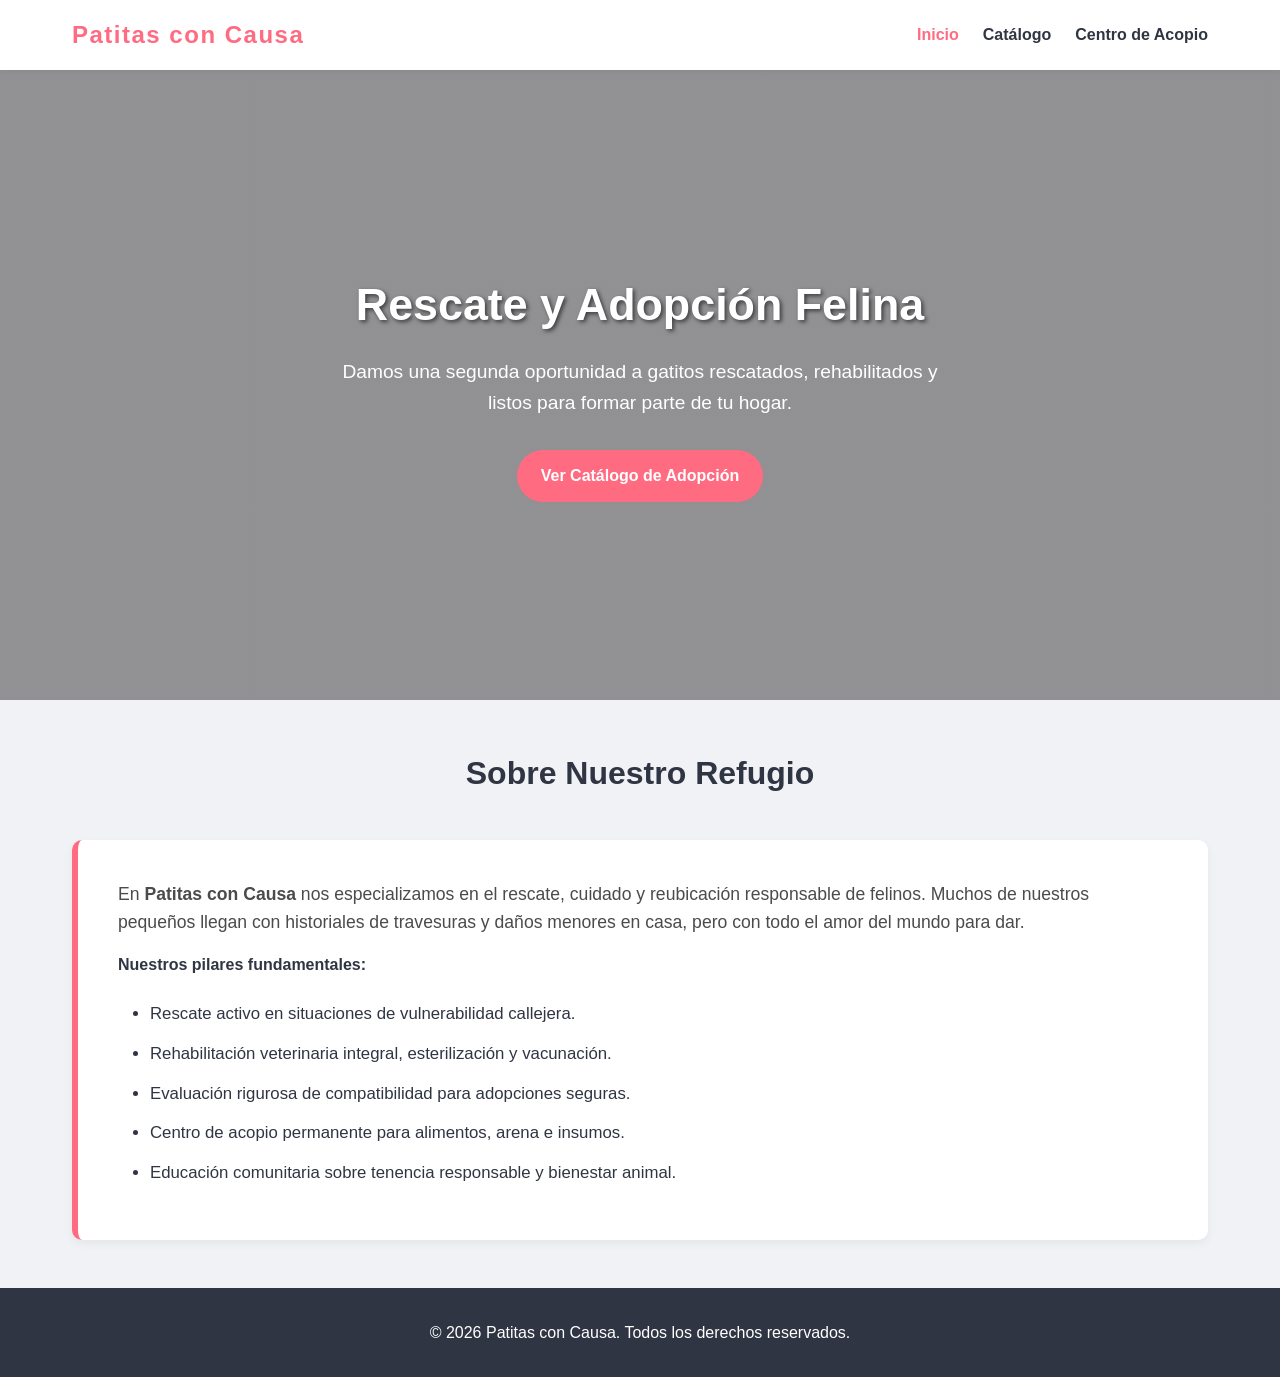
<file: index.html>
<!DOCTYPE html>
<html lang="es">
<head>
    <meta charset="UTF-8">
    <meta name="viewport" content="width=device-width, initial-scale=1.0">
    <title>Patitas con Causa - Inicio</title>

    <link rel="stylesheet" href="css/estilos.css">
    
    <style>
        .hero-banner {
            background: linear-gradient(rgba(0,0,0,0.4), rgba(0,0,0,0.4)), url('https://images.unsplash.com/photo-1514888286974-6c03e2ca1dba?auto=format&fit=crop&w=1200&q=80') no-repeat center center/cover;
            height: 70vh;
            display: flex;
            flex-direction: column;
            justify-content: center;
            align-items: center;
            text-align: center;
            color: var(--white);
            padding: 0 1rem;
        }
        .mission-box {
            background: var(--white);
            padding: 2.5rem;
            border-radius: 10px;
            box-shadow: 0 4px 10px rgba(0,0,0,0.05);
            border-left: 6px solid var(--primary-color);
        }
        #feature-list {
            margin-top: 1.5rem;
            padding-left: 2rem;
        }
        #feature-list li {
            margin-bottom: 0.8rem;
            font-size: 1.05rem;
        }
    </style>
</head>
<body>

    <header>
        <nav class="navbar">

            <a href="index.html" class="logo" style="letter-spacing: 1.5px;">Patitas con Causa</a>
            <ul class="nav-links">
                <li><a href="index.html" class="active">Inicio</a></li>
                <li><a href="catalogo.html">Catálogo</a></li>
                <li><a href="acopio.html">Centro de Acopio</a></li>
            </ul>
        </nav>
    </header>

    <main>
        <section class="hero-banner">
            <h1 style="font-size: 2.8rem; margin-bottom: 1rem; text-shadow: 2px 2px 4px rgba(0,0,0,0.6);">Rescate y Adopción Felina</h1>
            <p style="font-size: 1.2rem; margin-bottom: 2rem; max-width: 600px;">Damos una segunda oportunidad a gatitos rescatados, rehabilitados y listos para formar parte de tu hogar.</p>
            <a href="catalogo.html" class="btn">Ver Catálogo de Adopción</a>
        </section>

        <div class="container">
            <h2 class="section-title">Sobre Nuestro Refugio</h2>
            
            <article class="mission-box">
                <p style="font-size: 1.1rem; color: #4b4b4b; margin-bottom: 1rem;">
                    En <strong>Patitas con Causa</strong> nos especializamos en el rescate, cuidado y reubicación responsable de felinos. Muchos de nuestros pequeños llegan con historiales de travesuras y daños menores en casa, pero con todo el amor del mundo para dar.
                </p>
                <p style="font-weight: 600; color: var(--dark-color);">Nuestros pilares fundamentales:</p>
                
                <ul id="feature-list">
                    <li>Rescate activo en situaciones de vulnerabilidad callejera.</li>
                    <li>Rehabilitación veterinaria integral, esterilización y vacunación.</li>
                    <li>Evaluación rigurosa de compatibilidad para adopciones seguras.</li>
                    <li>Centro de acopio permanente para alimentos, arena e insumos.</li>
                    <li>Educación comunitaria sobre tenencia responsable y bienestar animal.</li>
                </ul>
            </article>
        </div>
    </main>

    <footer>
        <p>&copy; 2026 Patitas con Causa. Todos los derechos reservados.</p>
    </footer>

</body>
</html>
</file>
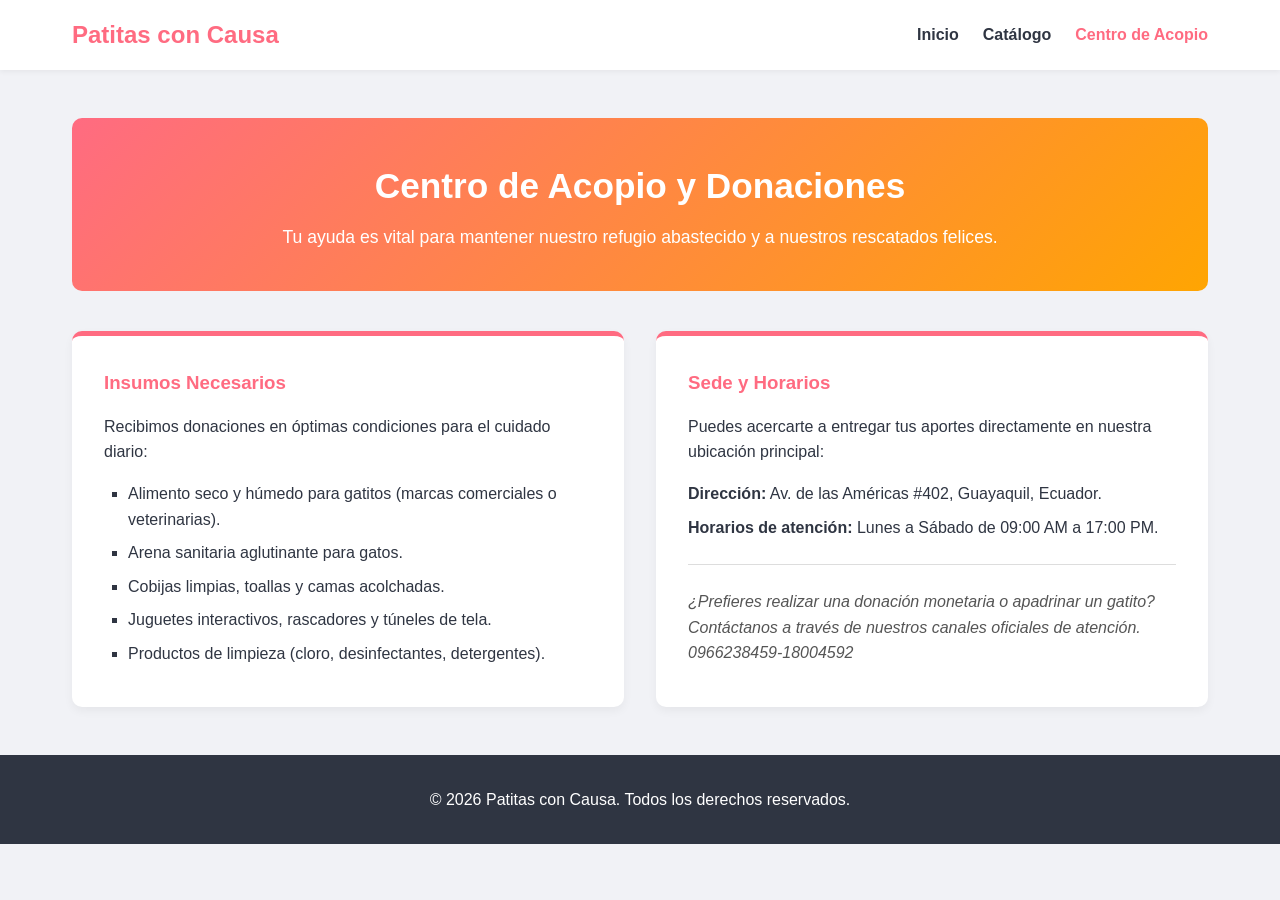
<file: acopio.html>
<!DOCTYPE html>
<html lang="es">
<head>
    <meta charset="UTF-8">
    <meta name="viewport" content="width=device-width, initial-scale=1.0">
    <title>Patitas con Causa - Centro de Acopio</title>

    <link rel="stylesheet" href="css/estilos.css">
    

    <style>
        .acopio-header-banner {
            background: linear-gradient(135deg, #ff6b81, #ffa502);
            color: var(--white);
            padding: 2.5rem;
            text-align: center;
            border-radius: 10px;
            margin-bottom: 2.5rem;
        }
        .highlight-border {
            border-top: 5px solid var(--primary-color);
        }
    </style>
</head>
<body>

    <header>
        <nav class="navbar">
            <a href="index.html" class="logo">Patitas con Causa</a>
            <ul class="nav-links">
                <li><a href="index.html">Inicio</a></li>
                <li><a href="catalogo.html">Catálogo</a></li>
                <li><a href="acopio.html" class="active">Centro de Acopio</a></li>
            </ul>
        </nav>
    </header>

    <main>
        <div class="container">
            <div class="acopio-header-banner">
                <h2 style="font-size: 2.2rem; margin-bottom: 0.5rem;">Centro de Acopio y Donaciones</h2>
                <p style="font-size: 1.1rem;">Tu ayuda es vital para mantener nuestro refugio abastecido y a nuestros rescatados felices.</p>
            </div>

            <div class="acopio-grid">
                
                <div class="acopio-box highlight-border" style="background-color: var(--white);">
                    <h3 style="color: var(--primary-color); margin-bottom: 1rem;"> Insumos Necesarios</h3>
                    <p>Recibimos donaciones en óptimas condiciones para el cuidado diario:</p>
                    <ul>
                        <li>Alimento seco y húmedo para gatitos (marcas comerciales o veterinarias).</li>
                        <li>Arena sanitaria aglutinante para gatos.</li>
                        <li>Cobijas limpias, toallas y camas acolchadas.</li>
                        <li>Juguetes interactivos, rascadores y túneles de tela.</li>
                        <li>Productos de limpieza (cloro, desinfectantes, detergentes).</li>
                    </ul>
                </div>

                <div class="acopio-box highlight-border" style="background-color: var(--white);">
                    <h3 style="color: var(--primary-color); margin-bottom: 1rem;"> Sede y Horarios</h3>
                    <p>Puedes acercarte a entregar tus aportes directamente en nuestra ubicación principal:</p>
                    <p style="margin-top: 1rem;"><strong>Dirección:</strong> Av. de las Américas #402, Guayaquil, Ecuador.</p>
                    <p style="margin-top: 0.5rem;"><strong>Horarios de atención:</strong> Lunes a Sábado de 09:00 AM a 17:00 PM.</p>
                    <hr style="margin: 1.5rem 0; border: none; border-top: 1px solid #ddd;">
                    <p style="font-style: italic; color: #555;">¿Prefieres realizar una donación monetaria o apadrinar un gatito? Contáctanos a través de nuestros canales oficiales de atención.</p>
                    <p style="font-style: italic; color: #555;">0966238459-18004592</p>
                </div>

            </div>
        </div>
    </main>

    <footer>
        <p>&copy; 2026 Patitas con Causa. Todos los derechos reservados.</p>
    </footer>

</body>
</html>
</file>
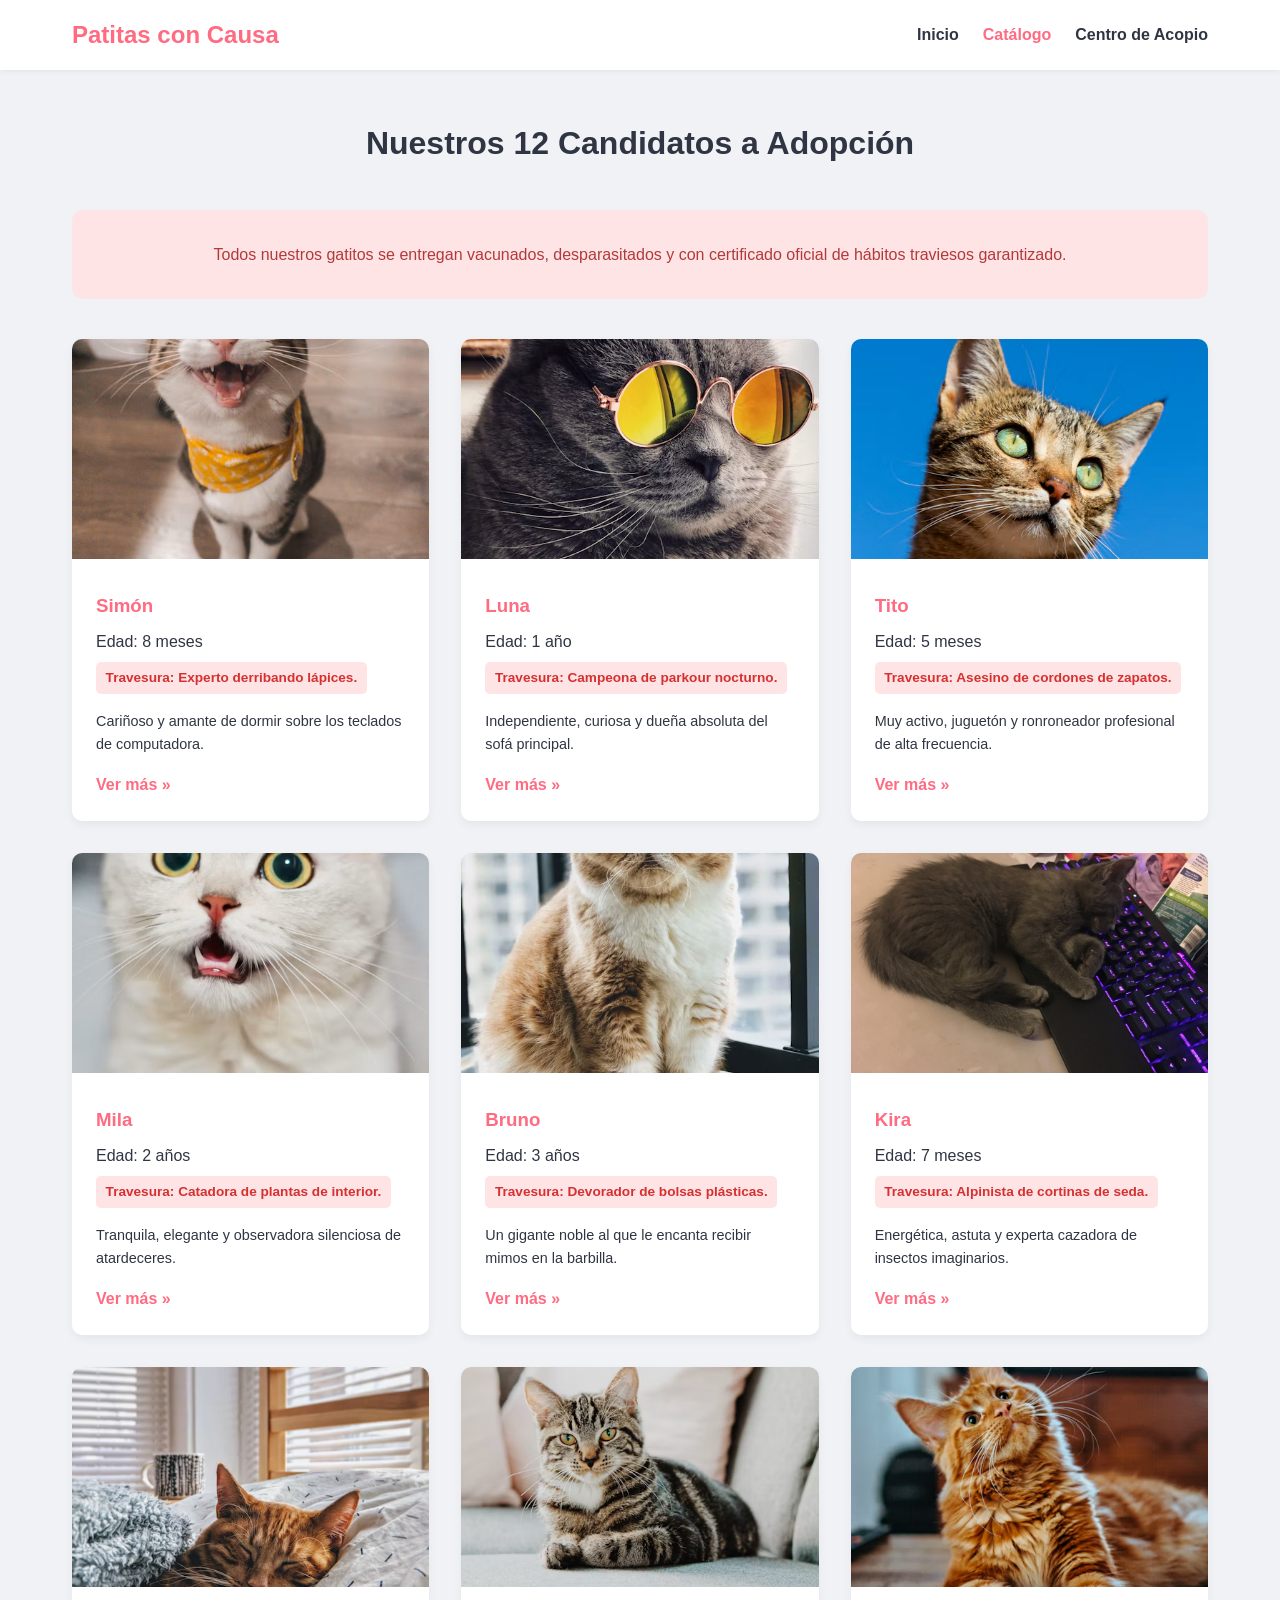
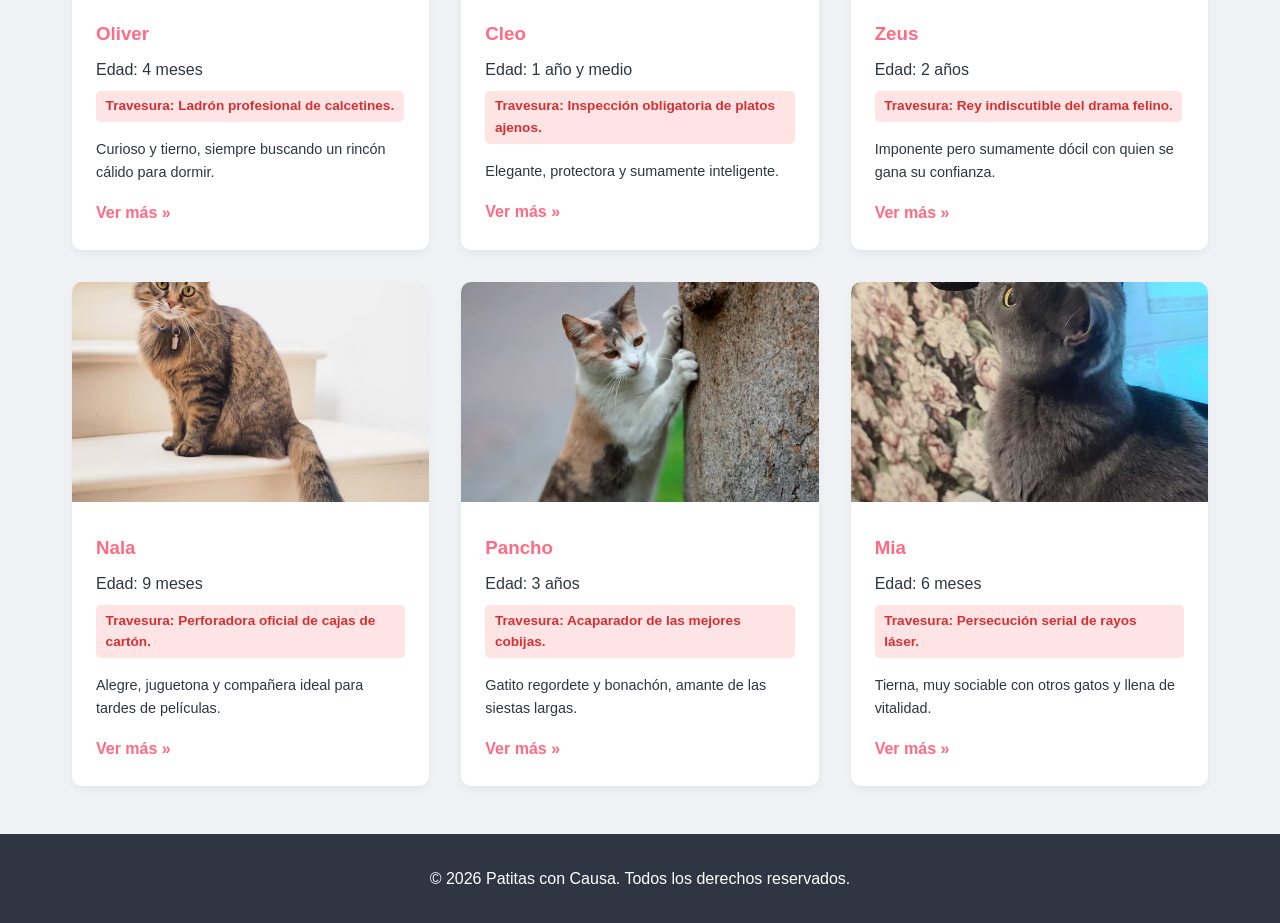
<file: catalogo.html>
<!DOCTYPE html>
<html lang="es">
<head>
    <meta charset="UTF-8">
    <meta name="viewport" content="width=device-width, initial-scale=1.0">
    <title>Patitas con Causa - Catálogo de Gatitos</title>

    <link rel="stylesheet" href="css/estilos.css">
    

    <style>
        .catalog-banner {
            background-color: var(--secondary-color);
            padding: 2rem;
            text-align: center;
            border-radius: 10px;
            margin-bottom: 2.5rem;
        }
        .card-link {
            display: inline-block;
            margin-top: 1rem;
            color: var(--primary-color);
            text-decoration: none;
            font-weight: bold;
        }
        .card-link:hover {
            text-decoration: underline;
        }
    </style>
</head>
<body>

    <header>
        <nav class="navbar">
            <a href="index.html" class="logo">Patitas con Causa</a>
            <ul class="nav-links">
                <li><a href="index.html">Inicio</a></li>
                <li><a href="catalogo.html" class="active">Catálogo</a></li>
                <li><a href="acopio.html">Centro de Acopio</a></li>
            </ul>
        </nav>
    </header>

    <main>
        <div class="container">
            <h2 class="section-title">Nuestros 12 Candidatos a Adopción</h2>
            
            <div class="catalog-banner">
                <p style="color: #b33939; font-weight: 500;"> Todos nuestros gatitos se entregan vacunados, desparasitados y con certificado oficial de hábitos traviesos garantizado.</p>
            </div>

            <div class="grid-catalogo">
                
                <article class="card">
                    <img src="img/michi1.png" alt="Simón">
                    <div class="card-content">
                        <h3 style="color: var(--primary-color);">Simón</h3>
                        <p>Edad: 8 meses</p>
                        <span class="damage-tag">Travesura: Experto derribando lápices.</span>
                        <p style="font-size: 0.9rem;">Cariñoso y amante de dormir sobre los teclados de computadora.</p>
                        <a href="acopio.html" class="card-link">Ver más &raquo;</a>
                    </div>
                </article>

                <article class="card">
                    <img src="img/michi2.png" alt="Luna">
                    <div class="card-content">
                        <h3 style="color: var(--primary-color);">Luna</h3>
                        <p>Edad: 1 año</p>
                        <span class="damage-tag">Travesura: Campeona de parkour nocturno.</span>
                        <p style="font-size: 0.9rem;">Independiente, curiosa y dueña absoluta del sofá principal.</p>
                        <a href="acopio.html" class="card-link">Ver más &raquo;</a>
                    </div>
                </article>

                <article class="card">
                    <img src="img/michi3.png" alt="Tito">
                    <div class="card-content">
                        <h3 style="color: var(--primary-color);">Tito</h3>
                        <p>Edad: 5 meses</p>
                        <span class="damage-tag">Travesura: Asesino de cordones de zapatos.</span>
                        <p style="font-size: 0.9rem;">Muy activo, juguetón y ronroneador profesional de alta frecuencia.</p>
                        <a href="acopio.html" class="card-link">Ver más &raquo;</a>
                    </div>
                </article>

                <article class="card">
                    <img src="img/michi4.png" alt="Mila">
                    <div class="card-content">
                        <h3 style="color: var(--primary-color);">Mila</h3>
                        <p>Edad: 2 años</p>
                        <span class="damage-tag">Travesura: Catadora de plantas de interior.</span>
                        <p style="font-size: 0.9rem;">Tranquila, elegante y observadora silenciosa de atardeceres.</p>
                        <a href="acopio.html" class="card-link">Ver más &raquo;</a>
                    </div>
                </article>

                <article class="card">
                    <img src="img/michi5.png" alt="Bruno">
                    <div class="card-content">
                        <h3 style="color: var(--primary-color);">Bruno</h3>
                        <p>Edad: 3 años</p>
                        <span class="damage-tag">Travesura: Devorador de bolsas plásticas.</span>
                        <p style="font-size: 0.9rem;">Un gigante noble al que le encanta recibir mimos en la barbilla.</p>
                        <a href="acopio.html" class="card-link">Ver más &raquo;</a>
                    </div>
                </article>

                <article class="card">
                    <img src="img/michi6.png" alt="Kira">
                    <div class="card-content">
                        <h3 style="color: var(--primary-color);">Kira</h3>
                        <p>Edad: 7 meses</p>
                        <span class="damage-tag">Travesura: Alpinista de cortinas de seda.</span>
                        <p style="font-size: 0.9rem;">Energética, astuta y experta cazadora de insectos imaginarios.</p>
                        <a href="acopio.html" class="card-link">Ver más &raquo;</a>
                    </div>
                </article>

                <article class="card">
                    <img src="img/michi7.png" alt="Oliver">
                    <div class="card-content">
                        <h3 style="color: var(--primary-color);">Oliver</h3>
                        <p>Edad: 4 meses</p>
                        <span class="damage-tag">Travesura: Ladrón profesional de calcetines.</span>
                        <p style="font-size: 0.9rem;">Curioso y tierno, siempre buscando un rincón cálido para dormir.</p>
                        <a href="acopio.html" class="card-link">Ver más &raquo;</a>
                    </div>
                </article>

                <article class="card">
                    <img src="img/michi8.png" alt="Cleo">
                    <div class="card-content">
                        <h3 style="color: var(--primary-color);">Cleo</h3>
                        <p>Edad: 1 año y medio</p>
                        <span class="damage-tag">Travesura: Inspección obligatoria de platos ajenos.</span>
                        <p style="font-size: 0.9rem;">Elegante, protectora y sumamente inteligente.</p>
                        <a href="acopio.html" class="card-link">Ver más &raquo;</a>
                    </div>
                </article>

                <article class="card">
                    <img src="img/michi9.png" alt="Zeus">
                    <div class="card-content">
                        <h3 style="color: var(--primary-color);">Zeus</h3>
                        <p>Edad: 2 años</p>
                        <span class="damage-tag">Travesura: Rey indiscutible del drama felino.</span>
                        <p style="font-size: 0.9rem;">Imponente pero sumamente dócil con quien se gana su confianza.</p>
                        <a href="acopio.html" class="card-link">Ver más &raquo;</a>
                    </div>
                </article>

                <article class="card">
                    <img src="img/michi10.png" alt="Nala">
                    <div class="card-content">
                        <h3 style="color: var(--primary-color);">Nala</h3>
                        <p>Edad: 9 meses</p>
                        <span class="damage-tag">Travesura: Perforadora oficial de cajas de cartón.</span>
                        <p style="font-size: 0.9rem;">Alegre, juguetona y compañera ideal para tardes de películas.</p>
                        <a href="acopio.html" class="card-link">Ver más &raquo;</a>
                    </div>
                </article>

                <article class="card">
                    <img src="img/michi11.png" alt="Pancho">
                    <div class="card-content">
                        <h3 style="color: var(--primary-color);">Pancho</h3>
                        <p>Edad: 3 años</p>
                        <span class="damage-tag">Travesura: Acaparador de las mejores cobijas.</span>
                        <p style="font-size: 0.9rem;">Gatito regordete y bonachón, amante de las siestas largas.</p>
                        <a href="acopio.html" class="card-link">Ver más &raquo;</a>
                    </div>
                </article>

                <article class="card">
                    <img src="img/michi12.png" alt="Mia">
                    <div class="card-content">
                        <h3 style="color: var(--primary-color);">Mia</h3>
                        <p>Edad: 6 meses</p>
                        <span class="damage-tag">Travesura: Persecución serial de rayos láser.</span>
                        <p style="font-size: 0.9rem;">Tierna, muy sociable con otros gatos y llena de vitalidad.</p>
                        <a href="acopio.html" class="card-link">Ver más &raquo;</a>
                    </div>
                </article>

            </div>
        </div>
    </main>

    <footer>
        <p>&copy; 2026 Patitas con Causa. Todos los derechos reservados.</p>
    </footer>

</body>
</html>
</file>
<file: css/estilos.css>
:root {
    --primary-color: #ff6b81;
    --secondary-color: #ffe4e6;
    --dark-color: #2f3542;
    --light-color: #f1f2f6;
    --white: #ffffff;
    --transition: all 0.3s ease;
}

* {
    margin: 0;
    padding: 0;
    box-sizing: border-box;
    font-family: 'Segoe UI', Tahoma, Geneva, Verdana, sans-serif;
}

body {
    background-color: var(--light-color);
    color: var(--dark-color);
    line-height: 1.6;
}

/* Header & Navegación */
header {
    background-color: var(--white);
    box-shadow: 0 2px 5px rgba(0,0,0,0.05);
    position: sticky;
    top: 0;
    z-index: 100;
}

.navbar {
    max-width: 1200px;
    margin: 0 auto;
    display: flex;
    justify-content: space-between;
    align-items: center;
    padding: 1rem 2rem;
}

.logo {
    font-size: 1.5rem;
    font-weight: bold;
    color: var(--primary-color);
    text-decoration: none;
}

.nav-links {
    list-style: none;
    display: flex;
    gap: 1.5rem;
}

.nav-links a {
    text-decoration: none;
    color: var(--dark-color);
    font-weight: 600;
    transition: var(--transition);
}

.nav-links a:hover, .nav-links a.active {
    color: var(--primary-color);
}

/* Hero Section */
.hero {
    background: linear-gradient(rgba(0,0,0,0.4), rgba(0,0,0,0.4)), url('https://images.unsplash.com/photo-1514888286974-6c03e2ca1dba?auto=format&fit=crop&w=1200&q=80') no-repeat center center/cover;
    height: 70vh;
    display: flex;
    flex-direction: column;
    justify-content: center;
    align-items: center;
    text-align: center;
    color: var(--white);
    padding: 0 1rem;
}

.hero h1 {
    font-size: 3rem;
    margin-bottom: 1rem;
}

.hero p {
    font-size: 1.2rem;
    margin-bottom: 2rem;
    max-width: 600px;
}

.btn {
    display: inline-block;
    background-color: var(--primary-color);
    color: var(--white);
    padding: 0.8rem 1.5rem;
    border-radius: 30px;
    text-decoration: none;
    font-weight: bold;
    transition: var(--transition);
    border: none;
    cursor: pointer;
}

.btn:hover {
    background-color: #ff4757;
    transform: translateY(-2px);
}

/* Contenedores generales */
.container {
    max-width: 1200px;
    margin: 3rem auto;
    padding: 0 2rem;
}

.section-title {
    text-align: center;
    margin-bottom: 2.5rem;
    font-size: 2rem;
    color: var(--dark-color);
}

/* Tarjetas de Gatitos (Catálogo) */
.grid-catalogo {
    display: grid;
    grid-template-columns: repeat(auto-fit, minmax(280px, 1fr));
    gap: 2rem;
}

.card {
    background: var(--white);
    border-radius: 10px;
    overflow: hidden;
    box-shadow: 0 4px 10px rgba(0,0,0,0.05);
    transition: var(--transition);
}

.card:hover {
    transform: translateY(-5px);
    box-shadow: 0 8px 20px rgba(0,0,0,0.1);
}

.card img {
    width: 100%;
    height: 220px;
    object-fit: cover;
}

.card-content {
    padding: 1.5rem;
}

.card-content h3 {
    margin-bottom: 0.5rem;
    color: var(--primary-color);
}

.damage-tag {
    background-color: var(--secondary-color);
    color: #d63031;
    padding: 0.3rem 0.6rem;
    border-radius: 5px;
    font-size: 0.85rem;
    display: inline-block;
    margin: 0.5rem 0 1rem 0;
    font-weight: 600;
}

/* Sección Acopio (Donaciones) */
.acopio-grid {
    display: grid;
    grid-template-columns: repeat(auto-fit, minmax(300px, 1fr));
    gap: 2rem;
}

.acopio-box {
    background: var(--white);
    padding: 2rem;
    border-radius: 10px;
    box-shadow: 0 4px 10px rgba(0,0,0,0.05);
}

.acopio-box ul {
    list-style-type: square;
    padding-left: 1.5rem;
    margin-top: 1rem;
}

.acopio-box li {
    margin-bottom: 0.5rem;
}

/* Footer */
footer {
    background-color: var(--dark-color);
    color: var(--white);
    text-align: center;
    padding: 2rem 0;
    margin-top: 3rem;
}
</file>
